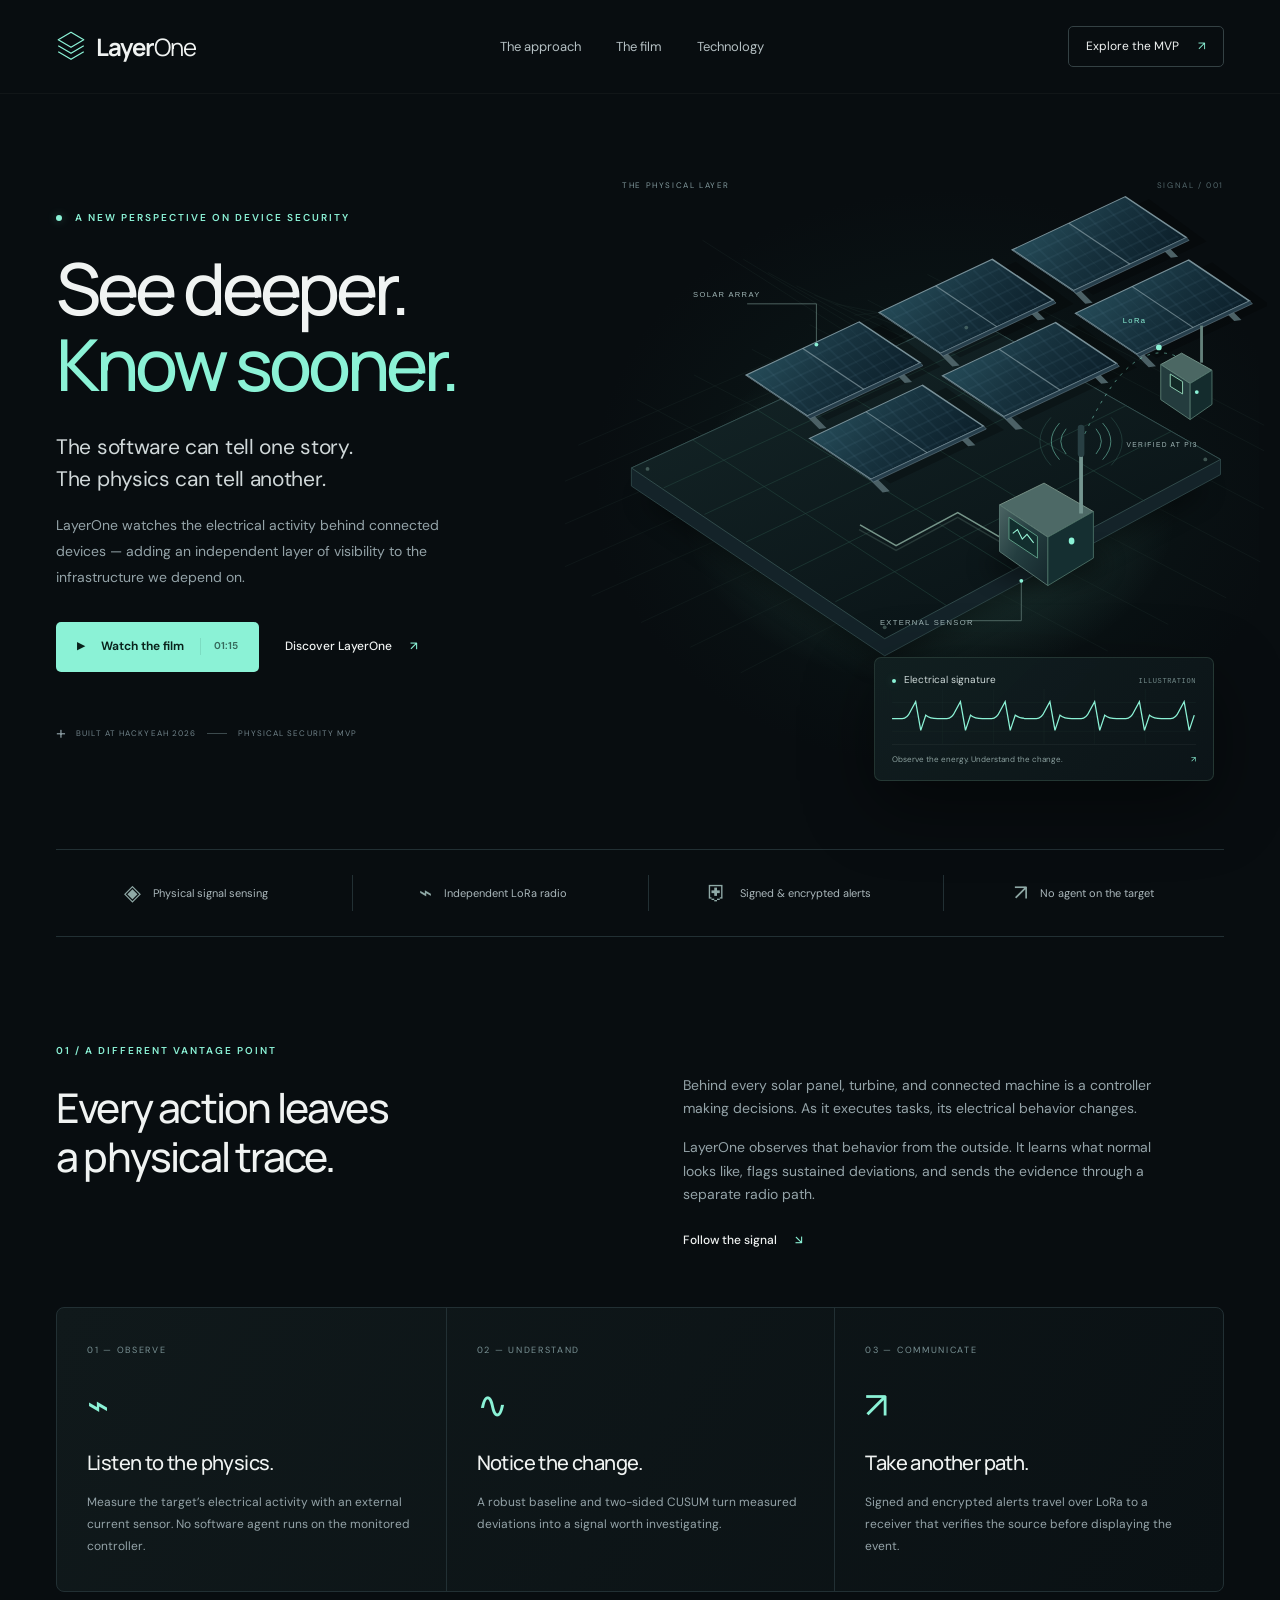
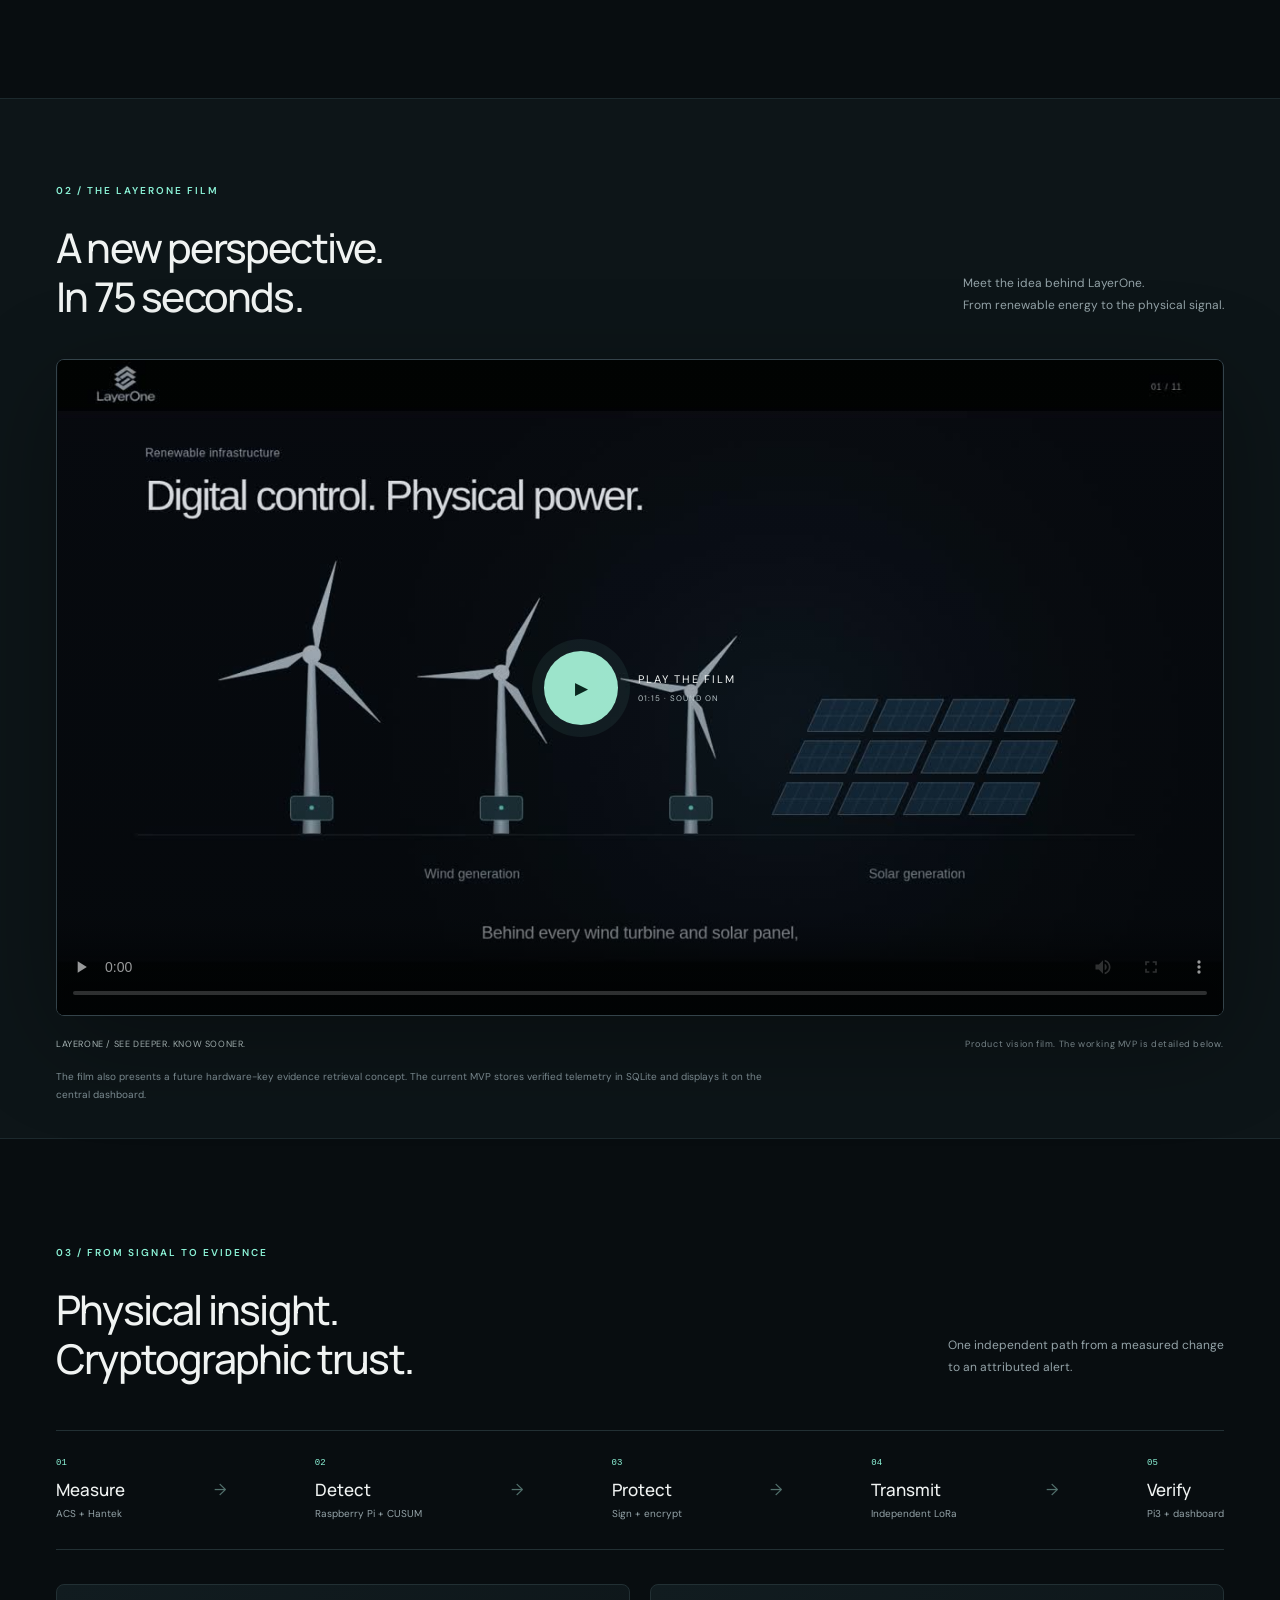
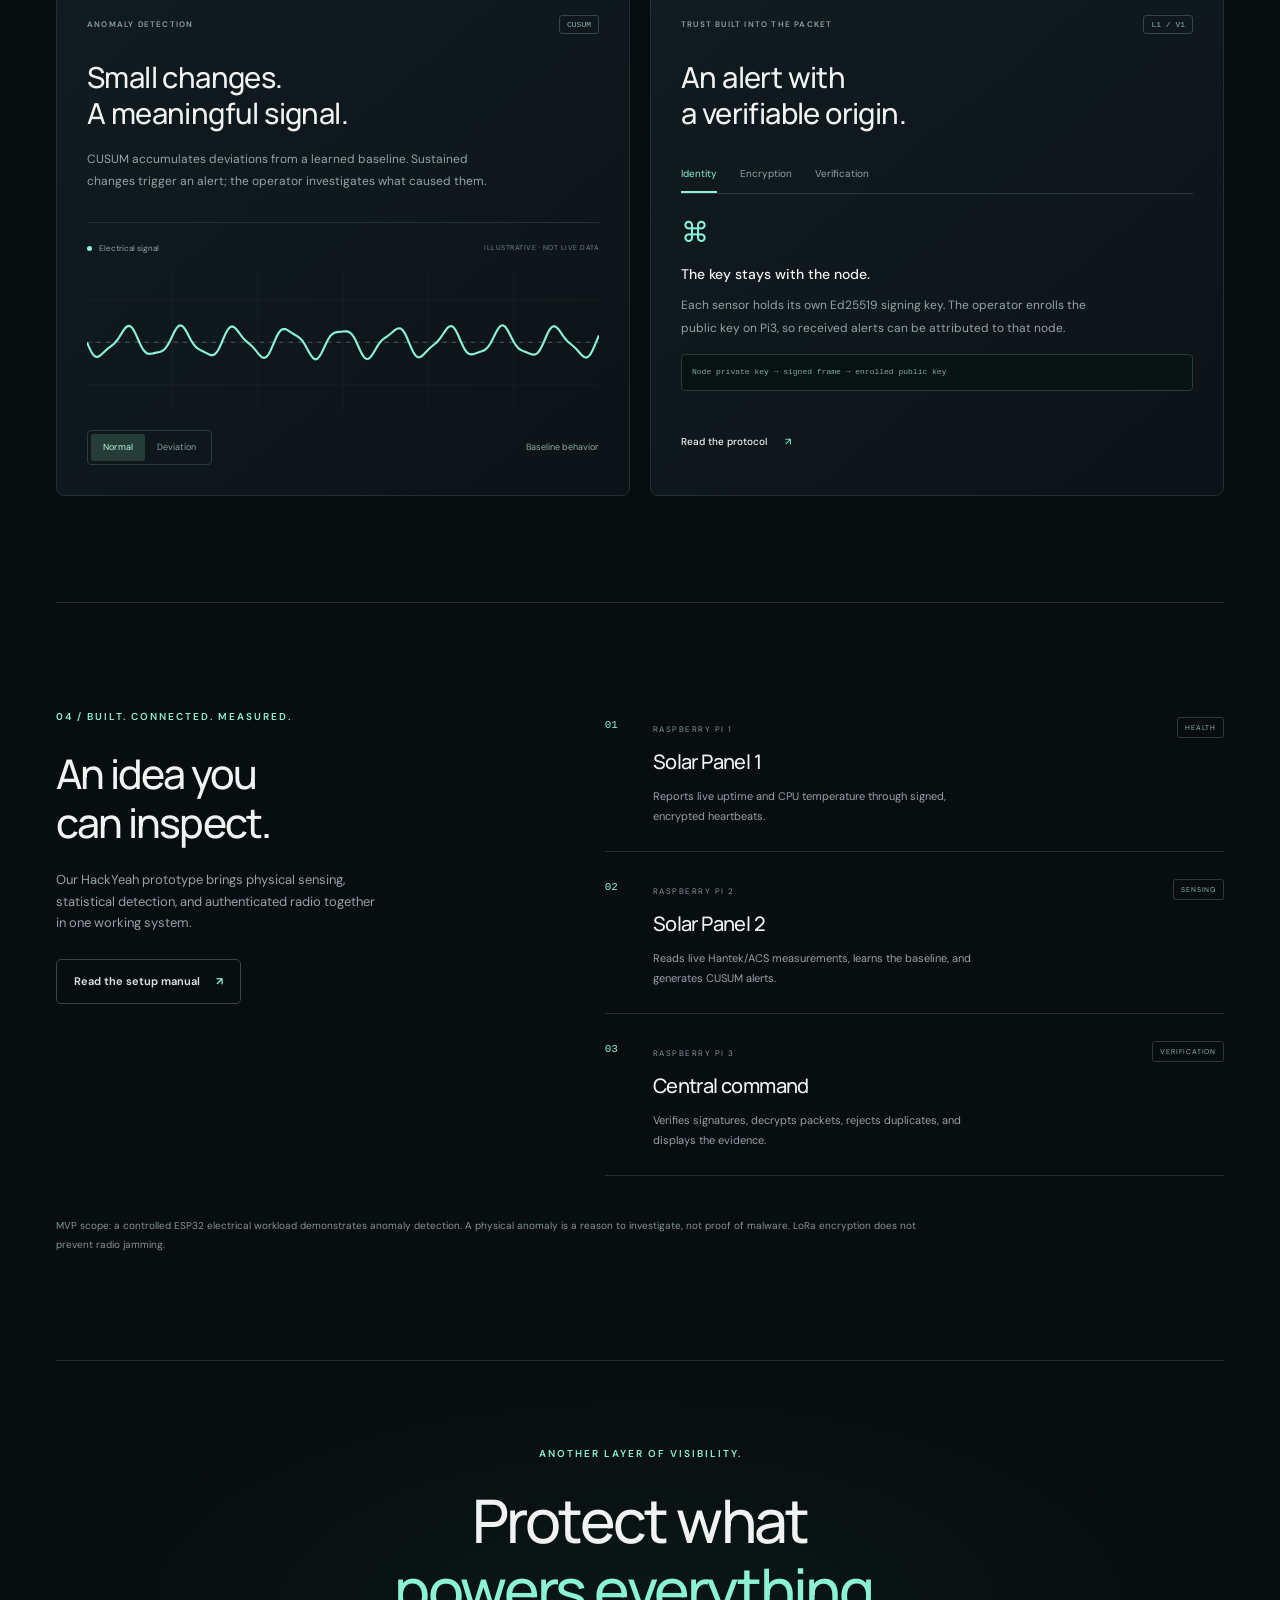
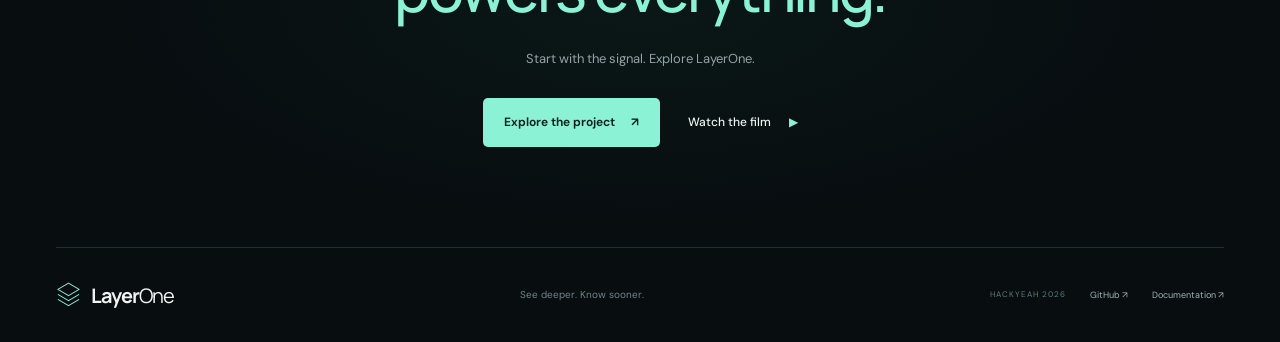
<file: index.html>
<!doctype html>
<html lang="en">
<head>
  <meta charset="utf-8">
  <meta name="viewport" content="width=device-width, initial-scale=1">
  <meta name="theme-color" content="#080d10">
  <meta name="description" content="LayerOne sees the physical activity behind software. Explore our HackYeah MVP: live electrical sensing, CUSUM anomaly detection, and signed, encrypted alerts over independent LoRa radio.">
  <meta property="og:title" content="LayerOne — See deeper. Know sooner.">
  <meta property="og:description" content="A physical perspective on cybersecurity for the energy that powers our world.">
  <meta property="og:type" content="website">
  <meta property="og:url" content="https://rodrigogaluppo.github.io/HackYeah2026-LayerOne/">
  <meta property="og:image" content="https://rodrigogaluppo.github.io/HackYeah2026-LayerOne/assets/social.jpg">
  <meta name="twitter:card" content="summary_large_image">
  <title>LayerOne — See deeper. Know sooner.</title>
  <link rel="icon" href="assets/mark.svg" type="image/svg+xml">
  <link rel="stylesheet" href="styles.css">
  <script src="app.js" defer></script>
</head>
<body>
  <a class="skip-link" href="#main">Skip to content</a>
  <header class="header">
    <a class="brand" href="#" aria-label="LayerOne home"><img src="assets/mark.svg" width="30" height="35" alt=""><span>Layer<span class="brand-light">One</span></span></a>
    <nav aria-label="Main navigation"><a href="#approach">The approach</a><a href="#film">The film</a><a href="#technology">Technology</a></nav>
    <a class="nav-cta" href="https://github.com/RodrigoGaluppo/HackYeah2026-LayerOne">Explore the MVP <span aria-hidden="true">↗</span></a>
  </header>

  <main id="main">
    <section class="hero wrap" aria-labelledby="hero-title">
      <div class="hero-copy">
        <p class="eyebrow"><span class="status-dot"></span> A NEW PERSPECTIVE ON DEVICE SECURITY</p>
        <h1 id="hero-title">See deeper.<br><span>Know sooner.</span></h1>
        <p class="hero-description">The software can tell one story.<br>The physics can tell another.</p>
        <p class="hero-detail">LayerOne watches the electrical activity behind connected devices — adding an independent layer of visibility to the infrastructure we depend on.</p>
        <div class="hero-actions"><a class="button primary" href="#film" data-watch><span class="play-small" aria-hidden="true">▶</span> Watch the film <span class="button-time">01:15</span></a><a class="text-link" href="#approach">Discover LayerOne <span aria-hidden="true">↗</span></a></div>
        <div class="hero-note"><span class="mini-cross" aria-hidden="true">+</span> BUILT AT HACKYEAH 2026 <span class="note-line"></span> PHYSICAL SECURITY MVP</div>
      </div>
      <div class="hero-visual">
        <div class="visual-top"><span>THE PHYSICAL LAYER</span><span class="visual-coordinate">SIGNAL / 001</span></div>
        <img class="solar-art" src="assets/solar-field.svg" alt="Illustration of a solar array connected to an external LayerOne sensor and an independent radio receiver." width="740" height="630" fetchpriority="high">
        <div class="signal-card"><div class="signal-card-top"><span><i class="status-dot"></i> Electrical signature</span><span class="mono">ILLUSTRATION</span></div><svg viewBox="0 0 360 65" aria-hidden="true"><path class="signal-grid" d="M0 16H360 M0 33H360 M0 50H360 M60 0V65 M120 0V65 M180 0V65 M240 0V65 M300 0V65"/><path class="signal-wave" d="M0 35 L12 35 Q18 35 22 26 L28 15 L34 49 L40 31 Q45 35 54 35 L65 35 Q71 35 75 26 L81 15 L87 49 L93 31 Q98 35 107 35 L118 35 Q124 35 128 26 L134 15 L140 49 L146 31 Q151 35 160 35 L171 35 Q177 35 181 26 L187 15 L193 49 L199 31 Q204 35 213 35 L224 35 Q230 35 234 26 L240 15 L246 49 L252 31 Q257 35 266 35 L277 35 Q283 35 287 26 L293 15 L299 49 L305 31 Q310 35 319 35 L330 35 Q336 35 340 26 L346 15 L352 49 L358 31"/></svg><div class="signal-card-bottom"><span>Observe the energy. Understand the change.</span><span aria-hidden="true">↗</span></div></div>
      </div>
    </section>

    <div class="principles wrap" aria-label="Core design principles"><span><i aria-hidden="true">◈</i> Physical signal sensing</span><span><i aria-hidden="true">⌁</i> Independent LoRa radio</span><span><i aria-hidden="true">⛨</i> Signed & encrypted alerts</span><span><i aria-hidden="true">↗</i> No agent on the target</span></div>

    <section id="approach" class="section wrap approach" aria-labelledby="approach-title">
      <div class="section-intro"><p class="eyebrow">01 / A DIFFERENT VANTAGE POINT</p><h2 id="approach-title">Every action leaves<br>a physical trace.</h2></div>
      <div class="approach-copy"><p>Behind every solar panel, turbine, and connected machine is a controller making decisions. As it executes tasks, its electrical behavior changes.</p><p>LayerOne observes that behavior from the outside. It learns what normal looks like, flags sustained deviations, and sends the evidence through a separate radio path.</p><a class="text-link" href="#technology">Follow the signal <span aria-hidden="true">↘</span></a></div>
      <div class="approach-cards">
        <article><span class="card-index">01 — OBSERVE</span><div class="card-icon" aria-hidden="true">⌁</div><h3>Listen to the physics.</h3><p>Measure the target’s electrical activity with an external current sensor. No software agent runs on the monitored controller.</p></article>
        <article><span class="card-index">02 — UNDERSTAND</span><div class="card-icon" aria-hidden="true">∿</div><h3>Notice the change.</h3><p>A robust baseline and two-sided CUSUM turn measured deviations into a signal worth investigating.</p></article>
        <article><span class="card-index">03 — COMMUNICATE</span><div class="card-icon" aria-hidden="true">↗</div><h3>Take another path.</h3><p>Signed and encrypted alerts travel over LoRa to a receiver that verifies the source before displaying the event.</p></article>
      </div>
    </section>

    <section id="film" class="film-section" aria-labelledby="film-title"><div class="wrap">
      <div class="film-heading"><div><p class="eyebrow">02 / THE LAYERONE FILM</p><h2 id="film-title">A new perspective.<br>In 75 seconds.</h2></div><p>Meet the idea behind LayerOne.<br>From renewable energy to the physical signal.</p></div>
      <div class="film-frame">
        <video id="project-film" controls playsinline preload="none" poster="assets/film-poster.jpg" aria-label="LayerOne promotional film"><source src="assets/layerone-film.mp4" type="video/mp4"><track kind="captions" src="assets/captions-en.vtt" srclang="en" label="English">Your browser cannot play this video. <a href="assets/layerone-film.mp4">Download the film</a>.</video>
        <button class="film-cover" id="film-play" aria-label="Play the LayerOne promotional film"><span class="film-play-circle" aria-hidden="true">▶</span><span>PLAY THE FILM <small>01:15 · SOUND ON</small></span></button>
      </div>
      <div class="film-caption"><span>LAYERONE / SEE DEEPER. KNOW SOONER.</span><span>Product vision film. The working MVP is detailed below.</span></div>
      <p class="film-scope">The film also presents a future hardware-key evidence retrieval concept. The current MVP stores verified telemetry in SQLite and displays it on the central dashboard.</p>
    </div></section>

    <section id="technology" class="section wrap technology" aria-labelledby="tech-title">
      <div class="tech-heading"><div><p class="eyebrow">03 / FROM SIGNAL TO EVIDENCE</p><h2 id="tech-title">Physical insight.<br>Cryptographic trust.</h2></div><p>One independent path from a measured change<br>to an attributed alert.</p></div>
      <div class="pipeline" aria-label="MVP signal path"><div><span>01</span><strong>Measure</strong><small>ACS + Hantek</small></div><i aria-hidden="true">→</i><div><span>02</span><strong>Detect</strong><small>Raspberry Pi + CUSUM</small></div><i aria-hidden="true">→</i><div><span>03</span><strong>Protect</strong><small>Sign + encrypt</small></div><i aria-hidden="true">→</i><div><span>04</span><strong>Transmit</strong><small>Independent LoRa</small></div><i aria-hidden="true">→</i><div><span>05</span><strong>Verify</strong><small>Pi3 + dashboard</small></div></div>
      <div class="tech-grid">
        <article class="detector-card"><div class="card-topline"><span class="eyebrow">ANOMALY DETECTION</span><span class="chip">CUSUM</span></div><h3>Small changes.<br>A meaningful signal.</h3><p>CUSUM accumulates deviations from a learned baseline. Sustained changes trigger an alert; the operator investigates what caused them.</p><div class="demo-chart"><div class="chart-legend"><span><i></i> Electrical signal</span><span>ILLUSTRATIVE · NOT LIVE DATA</span></div><svg id="demo-signal" viewBox="0 0 480 130" role="img" aria-label="Illustrative normal electrical signal around a baseline"><path class="chart-grid" d="M0 25H480 M0 65H480 M0 105H480 M80 0V130 M160 0V130 M240 0V130 M320 0V130 M400 0V130"/><path class="baseline" d="M0 65H480"/><path id="demo-path" d="M0 65 Q10 30 20 65 T40 65 T60 65 T80 65 T100 65 T120 65 T140 65 T160 65 T180 65 T200 65 T220 65 T240 65 T260 65 T280 65 T300 65 T320 65 T340 65 T360 65 T380 65 T400 65 T420 65 T440 65 T460 65 T480 65"/></svg><div class="chart-controls"><div class="segmented" role="group" aria-label="Illustrative signal mode"><button type="button" data-signal="normal" aria-pressed="true">Normal</button><button type="button" data-signal="deviation" aria-pressed="false">Deviation</button></div><span id="signal-status" aria-live="polite">Baseline behavior</span></div></div></article>
        <article class="protocol-card"><div class="card-topline"><span class="eyebrow">TRUST BUILT INTO THE PACKET</span><span class="chip">L1 / V1</span></div><h3>An alert with<br>a verifiable origin.</h3><div class="protocol-tabs" role="tablist" aria-label="Protocol stages"><button role="tab" id="tab-identity" aria-controls="protocol-panel" aria-selected="true" data-protocol="identity">Identity</button><button role="tab" id="tab-encryption" aria-controls="protocol-panel" aria-selected="false" tabindex="-1" data-protocol="encryption">Encryption</button><button role="tab" id="tab-verification" aria-controls="protocol-panel" aria-selected="false" tabindex="-1" data-protocol="verification">Verification</button></div><div id="protocol-panel" role="tabpanel" aria-labelledby="tab-identity" tabindex="0"><span class="protocol-symbol" aria-hidden="true">⌘</span><h4 id="protocol-title">The key stays with the node.</h4><p id="protocol-copy">Each sensor holds its own Ed25519 signing key. The operator enrolls the public key on Pi3, so received alerts can be attributed to that node.</p><code id="protocol-code">Node private key → signed frame → enrolled public key</code></div><a class="text-link" href="https://github.com/RodrigoGaluppo/HackYeah2026-LayerOne#layerone-lora-cryptographic-protocol">Read the protocol <span aria-hidden="true">↗</span></a></article>
      </div>
    </section>

    <section class="mvp-section section wrap" aria-labelledby="mvp-title"><div class="mvp-intro"><p class="eyebrow">04 / BUILT. CONNECTED. MEASURED.</p><h2 id="mvp-title">An idea you<br>can inspect.</h2><p>Our HackYeah prototype brings physical sensing, statistical detection, and authenticated radio together in one working system.</p><a class="button outline" href="https://github.com/RodrigoGaluppo/HackYeah2026-LayerOne#fresh-deployment">Read the setup manual <span aria-hidden="true">↗</span></a></div><div class="node-list"><article><span class="node-number">01</span><div><span class="node-role">RASPBERRY PI 1</span><h3>Solar Panel 1</h3><p>Reports live uptime and CPU temperature through signed, encrypted heartbeats.</p></div><span class="node-tag">HEALTH</span></article><article><span class="node-number">02</span><div><span class="node-role">RASPBERRY PI 2</span><h3>Solar Panel 2</h3><p>Reads live Hantek/ACS measurements, learns the baseline, and generates CUSUM alerts.</p></div><span class="node-tag">SENSING</span></article><article><span class="node-number">03</span><div><span class="node-role">RASPBERRY PI 3</span><h3>Central command</h3><p>Verifies signatures, decrypts packets, rejects duplicates, and displays the evidence.</p></div><span class="node-tag">VERIFICATION</span></article></div><p class="mvp-footnote">MVP scope: a controlled ESP32 electrical workload demonstrates anomaly detection. A physical anomaly is a reason to investigate, not proof of malware. LoRa encryption does not prevent radio jamming.</p></section>

    <section class="closing wrap"><div class="closing-glow" aria-hidden="true"></div><p class="eyebrow">ANOTHER LAYER OF VISIBILITY.</p><h2>Protect what<br><span>powers everything.</span></h2><p>Start with the signal. Explore LayerOne.</p><div class="closing-actions"><a class="button primary" href="https://github.com/RodrigoGaluppo/HackYeah2026-LayerOne">Explore the project <span aria-hidden="true">↗</span></a><a class="text-link" href="#film" data-watch>Watch the film <span aria-hidden="true">▶</span></a></div></section>
  </main>
  <footer class="footer wrap"><a class="brand" href="#" aria-label="LayerOne home"><img src="assets/mark.svg" width="25" height="30" alt=""><span>Layer<span class="brand-light">One</span></span></a><span>See deeper. Know sooner.</span><div><span>HACKYEAH 2026</span><a href="https://github.com/RodrigoGaluppo/HackYeah2026-LayerOne">GitHub ↗</a><a href="https://github.com/RodrigoGaluppo/HackYeah2026-LayerOne#readme">Documentation ↗</a></div></footer>
</body>
</html>
</file>
<file: styles.css>
@import url('https://fonts.googleapis.com/css2?family=DM+Sans:wght@400;450;500;550;600;650;700&family=Manrope:wght@400;500;600;650;700;750;800&display=swap');
:root{color-scheme:dark;--bg:#080d10;--panel:#0d1519;--text:#f0f3f2;--muted:#94a3a8;--cyan:#8bf2d6;--line:#223034;--heading:Manrope,Arial,sans-serif;--body:'DM Sans',Arial,sans-serif}
*{box-sizing:border-box}html{scroll-behavior:smooth;scroll-padding-top:100px}body{margin:0;background:var(--bg);color:var(--text);font:16px/1.65 var(--body);-webkit-font-smoothing:antialiased}a{color:inherit;text-decoration:none}button{font:inherit;cursor:pointer}button,a{-webkit-tap-highlight-color:transparent}button:focus-visible,a:focus-visible,video:focus-visible,[tabindex]:focus-visible{outline:2px solid var(--cyan);outline-offset:6px}img,svg{max-width:100%;display:block}button{color:inherit}::selection{background:#8bf2d6;color:#080d10}.wrap{max-width:1240px;width:calc(100% - 112px);margin-inline:auto}.header{height:94px;display:flex;align-items:center;justify-content:space-between;max-width:1440px;margin:auto;padding:0 56px;border-bottom:1px solid #ffffff09}.brand{display:flex;align-items:center;gap:10px;font:700 24px var(--heading);letter-spacing:-1px}.brand-light{font-weight:400}.header nav{display:flex;gap:35px;font-size:13px;color:#b5c0c3}.header nav a:hover,.footer a:hover{color:var(--cyan)}.nav-cta{border:1px solid #344144;border-radius:5px;padding:10px 17px;font-size:12px}.nav-cta span{margin-left:16px;color:var(--cyan)}.skip-link{position:absolute;left:20px;top:-100px;background:var(--cyan);color:var(--bg);padding:12px;z-index:50}.skip-link:focus{top:12px}.eyebrow{font-size:10px;font-weight:600;letter-spacing:2px;color:var(--cyan);line-height:1.6;margin:0 0 24px}.status-dot{display:inline-block;width:6px;height:6px;border-radius:50%;background:var(--cyan);box-shadow:0 0 10px #8bf2d650;margin-right:9px;vertical-align:middle}.hero{display:grid;grid-template-columns:1fr 1.1fr;min-height:685px;align-items:center;position:relative;padding-block:70px 55px}.hero-copy{position:relative;z-index:2}.hero h1{font:500 clamp(52px,5.6vw,79px)/1.07 var(--heading);letter-spacing:-4px;margin:0 0 29px}.hero h1 span{color:var(--cyan)}.hero-description{font-size:21px;line-height:1.5;letter-spacing:-.3px;margin:0 0 18px;color:#d0d8d9}.hero-detail{font-size:14px;line-height:1.85;color:var(--muted);max-width:385px;margin:0}.hero-actions{display:flex;gap:26px;align-items:center;margin-top:31px}.button{display:inline-flex;align-items:center;justify-content:center;gap:16px;font-size:12px;font-weight:650;border-radius:5px;padding:15px 21px;transition:transform .2s,background .2s;white-space:nowrap}.button:hover{transform:translateY(-2px)}.primary{background:var(--cyan);color:#09221b}.primary:hover{background:#b4ffe9}.button-time{font-size:10px;opacity:.65;border-left:1px solid #153e332f;padding-left:13px}.play-small{font-size:10px}.text-link{display:inline-flex;align-items:center;gap:18px;font-size:12px;font-weight:500}.text-link:hover{color:var(--cyan)}.text-link span{color:var(--cyan)}.hero-note{display:flex;align-items:center;gap:9px;margin-top:47px;color:#71838a;font-size:8px;letter-spacing:1.1px}.mini-cross{font-size:18px;color:#85969b}.note-line{width:20px;height:1px;background:#3c4a4d;margin:0 2px}.hero-visual{position:relative;min-width:0;align-self:stretch;display:flex;align-items:center;justify-content:center;margin-left:-15px}.hero-visual:before{content:'';position:absolute;inset:0 -35px;background:radial-gradient(ellipse at 55% 50%,#16413840,transparent 65%);pointer-events:none}.visual-top{position:absolute;left:25px;right:0;top:15px;display:flex;justify-content:space-between;font-size:8px;letter-spacing:1.6px;color:#839a9e;z-index:1}.visual-coordinate{color:#52666a}.solar-art{width:112%;max-width:none;position:relative;transform:translate(5px,-12px)}.signal-card{position:absolute;bottom:13px;right:10px;width:340px;background:linear-gradient(135deg,#122021ee,#0c1519f5);border:1px solid #45615666;border-radius:7px;padding:14px 17px;box-shadow:0 24px 70px #0007;backdrop-filter:blur(10px)}.signal-card-top{display:flex;justify-content:space-between;align-items:center;font-size:10px;color:#d1dddc}.mono{font:7px monospace;letter-spacing:.6px;color:#718888}.signal-card .status-dot{width:4px;height:4px;margin-right:5px}.signal-grid{stroke:#2d48473d;stroke-width:.7}.signal-wave{fill:none;stroke:var(--cyan);stroke-width:1.5;stroke-dasharray:1000;animation:trace 4s ease both}.signal-card-bottom{display:flex;justify-content:space-between;font-size:8px;color:#8a9f9e;border-top:1px solid #ffffff0b;padding-top:8px}.signal-card-bottom span:last-child{color:var(--cyan)}.principles{display:grid;grid-template-columns:repeat(4,1fr);border-top:1px solid var(--line);border-bottom:1px solid var(--line);padding:25px 0;gap:15px;color:#aab7bb;font-size:11px}.principles span{display:flex;gap:12px;justify-content:center;align-items:center}.principles span+span{border-left:1px solid var(--line)}.principles i{font-style:normal;font-size:22px;color:#8fa9a6}.section{padding-block:106px}h2{font:500 clamp(32px,3.2vw,46px)/1.2 var(--heading);letter-spacing:-1.8px;margin:0}h3{font-family:var(--heading);font-weight:500;letter-spacing:-.6px}.approach{display:grid;grid-template-columns:1fr 1fr;gap:0 85px}.approach-copy{padding-top:31px}.approach-copy p{font-size:14px;color:var(--muted);margin:0 0 16px;max-width:470px}.approach-copy .text-link{margin-top:9px}.approach-cards{grid-column:1/-1;display:grid;grid-template-columns:repeat(3,1fr);margin-top:55px;border:1px solid var(--line);border-radius:8px;overflow:hidden;background:linear-gradient(120deg,#10191b,#0a1114)}.approach-cards article{padding:27px 30px 34px}.approach-cards article+article{border-left:1px solid var(--line)}.card-index{font-size:9px;letter-spacing:1.7px;color:#7a9295}.card-icon{height:59px;margin-top:25px;color:var(--cyan);font-size:37px;line-height:1}.approach-cards h3{font-size:20px;margin:0 0 12px}.approach-cards p{font-size:12px;color:var(--muted);margin:0;line-height:1.85}.film-section{background:#0d1518;border-block:1px solid #1c292d;padding:84px 0 34px}.film-heading,.tech-heading{display:flex;justify-content:space-between;align-items:flex-end;margin-bottom:38px}.film-heading>p,.tech-heading>p{font-size:12px;color:var(--muted);line-height:1.8;margin:0 0 5px}.film-frame{position:relative;border:1px solid #34434a;border-radius:8px;overflow:hidden;background:#04080c;aspect-ratio:16/9;box-shadow:0 25px 100px #0005}.film-frame video{display:block;width:100%;height:100%;object-fit:contain}.film-cover{position:absolute;inset:0;display:flex;align-items:center;justify-content:center;gap:20px;background:linear-gradient(0deg,#03070970,#03070905);border:0;font-size:11px;letter-spacing:1.8px}.film-cover[hidden]{display:none}.film-play-circle{display:grid;place-items:center;width:74px;height:74px;padding-left:3px;background:#a8f6dbec;box-shadow:0 0 0 12px #91edd712;color:#09261e;border-radius:50%;font-size:17px;transition:transform .2s}.film-cover:hover .film-play-circle{transform:scale(1.08)}.film-cover small{display:block;text-align:left;margin-top:4px;font-size:8px;letter-spacing:1px;color:#b6c2c5}.film-caption{display:flex;justify-content:space-between;gap:20px;font-size:9px;letter-spacing:.6px;color:#8b9a9f;margin-top:21px}.film-caption span:first-child{color:#bac9c9}.film-scope{font-size:10px;line-height:1.8;color:#809197;max-width:740px;margin:16px 0 0}.pipeline{display:flex;justify-content:space-between;align-items:center;border-block:1px solid var(--line);padding:27px 0;margin:46px 0 34px}.pipeline>div{display:flex;flex-direction:column;gap:5px}.pipeline span{font:9px monospace;color:var(--cyan);margin-bottom:5px}.pipeline strong{font:500 17px var(--heading)}.pipeline small{font-size:10px;color:var(--muted)}.pipeline i{font-style:normal;color:#52706c;padding:0 12px}.tech-grid{display:grid;grid-template-columns:1fr 1fr;gap:20px}.tech-grid article{min-width:0;background:linear-gradient(140deg,#111c20,#0c1316);border:1px solid var(--line);border-radius:8px;padding:30px}.card-topline{display:flex;justify-content:space-between;gap:10px;align-items:center}.card-topline .eyebrow{font-size:8px;letter-spacing:1.2px;margin:0;color:#8aa29f}.chip{font:8px monospace;border:1px solid #344741;border-radius:3px;color:#8db7a9;padding:4px 7px;white-space:nowrap}.tech-grid h3{font-size:29px;line-height:1.25;margin:25px 0 16px}.tech-grid p{font-size:12px;color:var(--muted);max-width:420px;line-height:1.9}.demo-chart{margin-top:29px;border-top:1px solid var(--line);padding-top:19px}.chart-legend{display:flex;justify-content:space-between;gap:10px;font-size:8px;color:#94a5a8}.chart-legend span:last-child{font-size:7px;letter-spacing:.5px;color:#6e8589}.chart-legend i{display:inline-block;background:var(--cyan);width:5px;height:5px;border-radius:50%;margin-right:5px}.demo-chart svg{width:100%;margin:18px 0}.chart-grid{fill:none;stroke:#ffffff08;stroke-width:1}.baseline{stroke:#98a7b369;stroke-dasharray:4 5;stroke-width:1}.demo-chart #demo-path{stroke:var(--cyan);fill:none;stroke-width:2;transition:stroke .3s}.demo-chart.deviation #demo-path{stroke:#ff8e8e}.chart-controls{display:flex;justify-content:space-between;align-items:center;gap:10px}.segmented{display:flex;border:1px solid #293c3e;border-radius:4px;padding:3px}.segmented button{background:none;border:0;font-size:9px;padding:6px 12px;color:#899da1;border-radius:2px}.segmented button[aria-pressed=true]{background:#253c37;color:#b9f9e4}#signal-status{font-size:9px;color:#91aaa5}.protocol-tabs{display:flex;border-bottom:1px solid #2a383c;margin-top:25px;gap:23px}.protocol-tabs button{border:0;border-bottom:2px solid transparent;background:none;padding:9px 0;font-size:10px;color:#92a3a7}.protocol-tabs button[aria-selected=true]{color:var(--cyan);border-bottom-color:var(--cyan)}#protocol-panel{min-height:233px;padding:22px 0 15px}.protocol-symbol{display:block;font-size:28px;color:var(--cyan);line-height:1.2}#protocol-panel h4{font-size:14px;font-weight:500;margin:13px 0 8px}#protocol-panel p{margin:0 0 15px}#protocol-code{display:block;font-size:8px;line-height:1.8;color:#7eaaa0;background:#071312;padding:10px;border:1px solid #263e35;border-radius:4px}.protocol-card>.text-link{font-size:10px}.mvp-section{border-top:1px solid var(--line);display:grid;grid-template-columns:1fr 1.35fr;gap:40px 90px}.mvp-intro>p:not(.eyebrow){max-width:330px;font-size:13px;color:var(--muted);margin:22px 0 26px}.outline{border:1px solid #374647;color:#d8e3df;font-size:11px;padding:12px 17px}.outline span{color:var(--cyan)}.node-list article{display:grid;grid-template-columns:35px 1fr auto;gap:13px;border-bottom:1px solid var(--line);padding:24px 0}.node-list article:first-child{padding-top:5px}.node-number{font:11px monospace;color:var(--cyan);padding-top:5px}.node-role{font-size:8px;letter-spacing:1.5px;color:#839a9e}.node-list h3{font-size:20px;margin:5px 0 9px}.node-list p{max-width:320px;font-size:11px;line-height:1.8;color:var(--muted);margin:0}.node-tag{font-size:7px;letter-spacing:.8px;align-self:start;border:1px solid #293c37;color:#8cb7a8;padding:4px 7px;border-radius:3px;margin-top:3px}.mvp-footnote{grid-column:1/-1;font-size:10px;color:#829597;max-width:870px;line-height:1.9;margin:0}.closing{position:relative;text-align:center;padding:85px 0 100px;border-top:1px solid var(--line);overflow:hidden}.closing-glow{position:absolute;inset:0;background:radial-gradient(ellipse at center,#164f3929,transparent 65%);pointer-events:none}.closing>*:not(.closing-glow){position:relative}.closing h2{font-size:clamp(40px,4.7vw,64px);letter-spacing:-2.6px;line-height:1.15}.closing h2 span{color:var(--cyan)}.closing p:not(.eyebrow){font-size:13px;color:var(--muted);margin:24px 0 28px}.closing-actions{display:flex;justify-content:center;align-items:center;gap:28px}.footer{display:flex;align-items:center;justify-content:space-between;gap:20px;padding:32px 0;border-top:1px solid var(--line)}.footer .brand{font-size:20px}.footer>span{font-size:10px;color:#6e868a}.footer>div{display:flex;gap:24px;font-size:9px;color:#a2b2b5}.footer>div>span{font-size:8px;letter-spacing:1px;color:#607b80}@keyframes trace{from{stroke-dashoffset:1000}to{stroke-dashoffset:0}}
@media(min-width:1500px){.hero{min-height:740px}.hero h1{font-size:83px}}
@media(max-width:1100px){.wrap{width:calc(100% - 64px)}.header{padding:0 32px}.hero{grid-template-columns:1fr 1fr;min-height:630px}.hero h1{font-size:60px;letter-spacing:-3px}.hero-actions{gap:17px}.hero-actions .text-link{font-size:10px}.signal-card{width:300px;right:0;bottom:15px}.hero-note{font-size:7px}.approach{gap:0 45px}.mvp-section{gap:40px}.node-tag{display:none}.node-list article{grid-template-columns:35px 1fr}.tech-grid article{padding:25px}.protocol-tabs{gap:18px}.footer>span{display:none}}
@media(max-width:760px){html{scroll-padding-top:25px}.wrap{width:calc(100% - 40px)}.header{height:76px;padding:0 20px}.brand{font-size:21px}.header nav{display:none}.nav-cta{padding:8px 12px;font-size:10px}.nav-cta span{margin-left:10px}.hero{grid-template-columns:1fr;padding:48px 0 34px;min-height:0}.hero h1{font-size:clamp(53px,10.5vw,76px);letter-spacing:-3px}.hero .eyebrow{font-size:8px;letter-spacing:1.4px}.hero-description{font-size:19px}.hero-detail{max-width:450px;font-size:13px}.hero-actions{gap:23px}.hero-actions .text-link{font-size:11px}.hero-note{margin-top:27px;font-size:7px}.hero-visual{height:440px;margin:30px 0 0}.solar-art{width:100%;height:100%;object-fit:contain;transform:translateY(-5px)}.visual-top{left:0;right:0;top:0}.signal-card{bottom:0;right:4%;width:70%;max-width:340px}.principles{grid-template-columns:1fr 1fr;padding:20px 0;gap:20px 6px;font-size:10px}.principles span{justify-content:flex-start;gap:8px}.principles span+span{border:0}.principles i{font-size:18px}.section{padding-block:65px}.approach{grid-template-columns:1fr;gap:0}.approach-copy{padding-top:25px}.approach-copy p{max-width:none;font-size:13px}.approach-cards{grid-template-columns:1fr;margin-top:32px}.approach-cards article{padding:24px}.approach-cards article+article{border-left:0;border-top:1px solid var(--line)}.card-icon{height:45px;margin-top:17px}.approach-cards h3{font-size:21px}.approach-cards p{max-width:450px}.film-section{padding:57px 0 25px}.film-heading,.tech-heading{display:block;margin-bottom:27px}.film-heading>p,.tech-heading>p{margin:20px 0 0}.film-play-circle{width:48px;height:48px;font-size:12px;box-shadow:0 0 0 8px #91edd712}.film-cover{gap:14px;font-size:9px}.film-cover small{font-size:7px}.film-caption{flex-direction:column;gap:8px;font-size:8px;margin-top:15px}.film-scope{font-size:9px}.pipeline{display:grid;grid-template-columns:1fr 24px 1fr;gap:25px 10px;padding:25px 0;margin-top:30px}.pipeline>i:nth-child(4),.pipeline>i:nth-child(8){display:none}.pipeline>i{padding:0}.pipeline>div:last-child{grid-column:1/-1;flex-direction:row;align-items:baseline;gap:15px;border-top:1px solid var(--line);padding-top:20px}.pipeline strong{font-size:16px}.tech-grid{grid-template-columns:1fr}.tech-grid article{padding:24px}.tech-grid h3{font-size:29px}.chart-legend span:last-child{font-size:6px}.protocol-tabs{gap:30px}#protocol-panel{min-height:218px}.mvp-section{grid-template-columns:1fr;gap:32px}.mvp-intro>p:not(.eyebrow){max-width:450px}.node-list article{padding:22px 0}.node-list p{max-width:420px}.mvp-footnote{font-size:9px}.closing{padding:65px 0 70px}.closing h2{font-size:43px;letter-spacing:-2px}.closing .eyebrow{font-size:9px}.closing-actions{gap:22px}.footer{flex-wrap:wrap;padding:25px 0;gap:22px}.footer>div{width:100%;justify-content:space-between;gap:14px;font-size:8px}.eyebrow{margin-bottom:20px}h2{font-size:35px}}
@media(max-width:380px){.hero h1{font-size:49px}.hero-actions{gap:15px}.button{padding:13px 15px;gap:10px}.button-time{padding-left:8px}.hero-actions .text-link{font-size:10px}.hero-note{font-size:6px;gap:6px}.hero-visual{height:365px}.signal-card{width:82%;right:0}.closing h2{font-size:37px}.protocol-tabs{gap:20px}.chart-controls{align-items:flex-start;flex-direction:column}.closing-actions{gap:18px}}
@media(max-width:1100px){.hero-visual:before{inset:0}.solar-art{max-width:100%}}
@media(prefers-reduced-motion:reduce){html{scroll-behavior:auto}*,*:before,*:after{animation:none!important;transition:none!important}}
</file>
